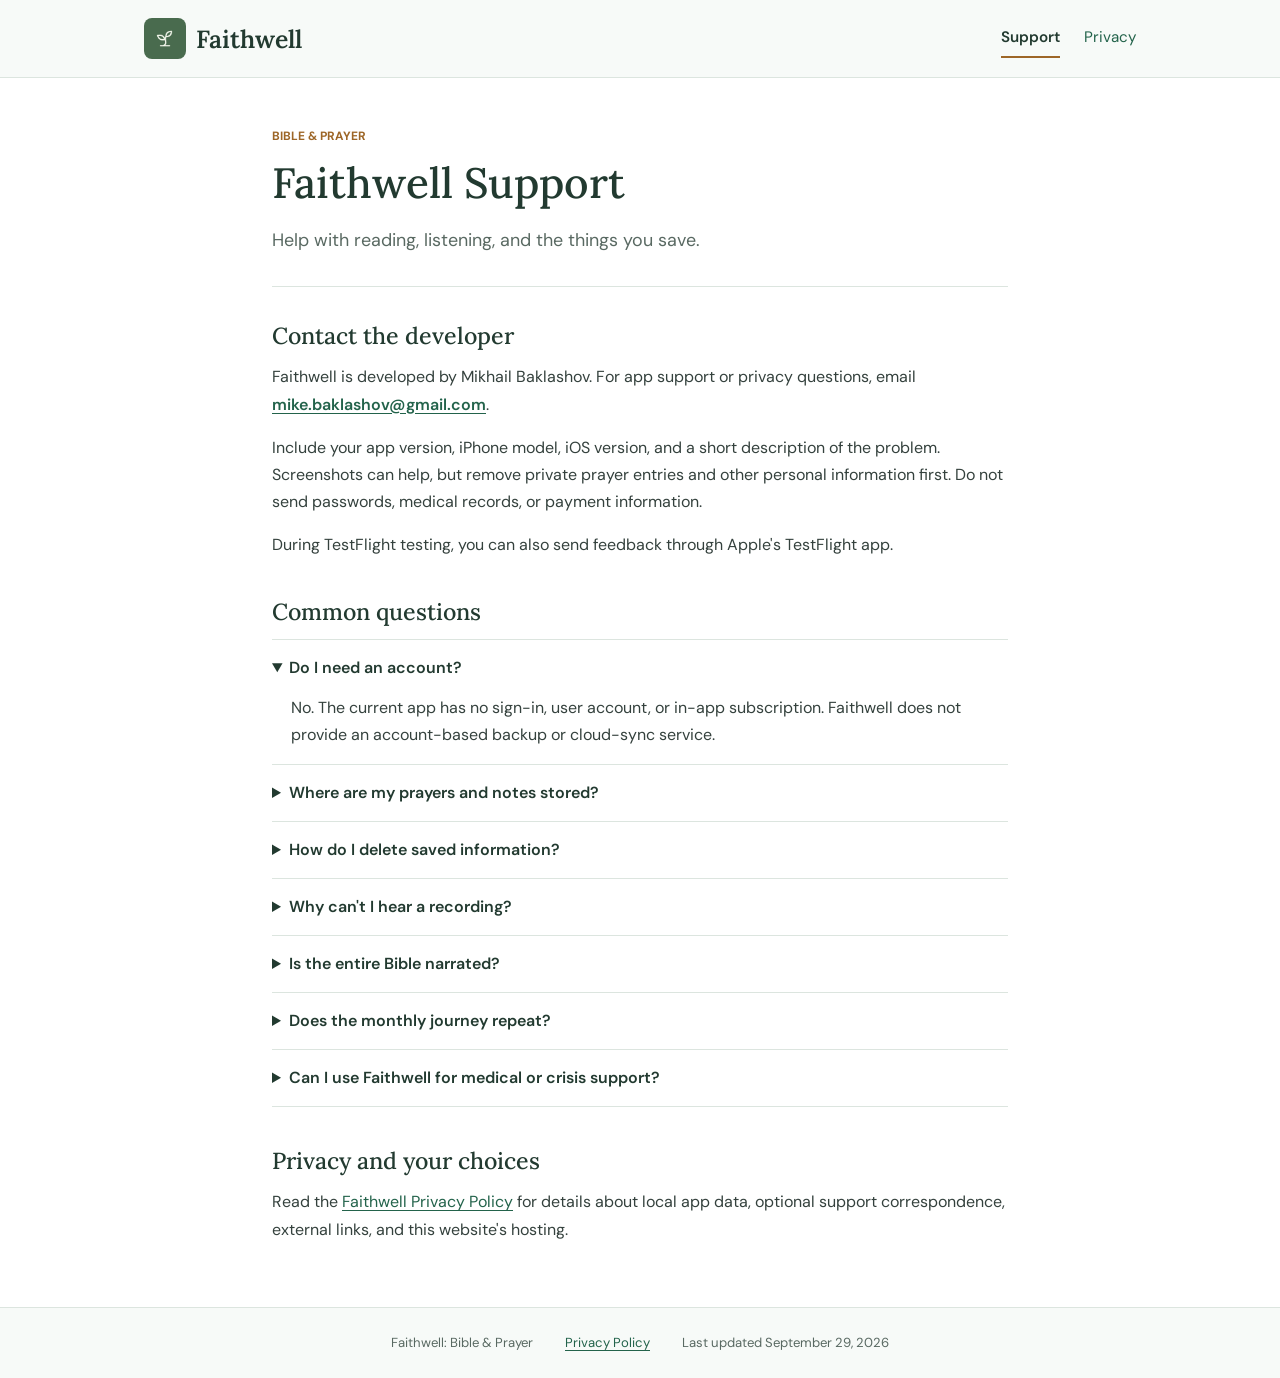
<file: index.html>
<!doctype html>
<html lang="en">
  <head>
    <meta charset="utf-8">
    <meta name="viewport" content="width=device-width, initial-scale=1">
    <meta name="description" content="Support for Faithwell: Bible & Prayer. Contact the developer, manage local notes, and find answers about reading and listening.">
    <meta name="theme-color" content="#f7faf8">
    <title>Faithwell Support</title>
    <link rel="icon" href="icon.png" type="image/png">
    <link rel="stylesheet" href="site.css">
  </head>
  <body>
    <a class="skip-link" href="#main">Skip to content</a>
    <header class="site-header">
      <div class="header-inner">
        <a class="brand" href="index.html"><img src="icon.png" alt="" width="42" height="42">Faithwell</a>
        <nav aria-label="Support navigation">
          <a href="index.html" aria-current="page">Support</a>
          <a href="privacy.html">Privacy</a>
        </nav>
      </div>
    </header>
    <main id="main">
      <div class="page-heading">
        <p class="eyebrow">BIBLE &amp; PRAYER</p>
        <h1>Faithwell Support</h1>
        <p class="lead">Help with reading, listening, and the things you save.</p>
      </div>
      <section aria-labelledby="contact">
        <h2 id="contact">Contact the developer</h2>
        <p>Faithwell is developed by Mikhail Baklashov. For app support or privacy questions, email <a class="contact-link" href="mailto:mike.baklashov@gmail.com">mike.baklashov@gmail.com</a>.</p>
        <p>Include your app version, iPhone model, iOS version, and a short description of the problem. Screenshots can help, but remove private prayer entries and other personal information first. Do not send passwords, medical records, or payment information.</p>
        <p>During TestFlight testing, you can also send feedback through Apple's TestFlight app.</p>
      </section>
      <section aria-labelledby="help">
        <h2 id="help">Common questions</h2>
        <details open>
          <summary>Do I need an account?</summary>
          <p>No. The current app has no sign-in, user account, or in-app subscription. Faithwell does not provide an account-based backup or cloud-sync service.</p>
        </details>
        <details>
          <summary>Where are my prayers and notes stored?</summary>
          <p>Saved passages, favorites, reading progress, prayer entries, and reflection notes are stored locally in the app's webview on your device. They are not sent to a Faithwell server. Notes created in the browser preview do not automatically transfer to the iPhone app.</p>
          <p>Faithwell does not add its own encryption to this storage. Device protections and operating-system backups are controlled by your device and account settings. Keep a separate copy of anything important; the developer cannot recover your local notes.</p>
        </details>
        <details>
          <summary>How do I delete saved information?</summary>
          <p>Use the delete control on a prayer entry to remove it. Use an item's save control again to remove it from your saved items. To remove a reflection or evening note, clear its text and save the empty note.</p>
          <p>To remove all local app data on an iPhone, use Settings &gt; General &gt; iPhone Storage &gt; Faithwell &gt; Delete App. Offload App is different: it retains documents and data. Manage device or iCloud backups separately; restoring a backup may restore older app data.</p>
          <p>For a browser installation or preview, clear site data for that browser origin. These actions can permanently remove notes. There is no Faithwell account to delete or server copy for the developer to erase.</p>
        </details>
        <details>
          <summary>Why can't I hear a recording?</summary>
          <p>Start playback in the app and check the media volume, the player's volume, and your selected speaker, Bluetooth device, or headphones. Pause any video before trying audio again. If the problem continues, close and reopen the app and note which recording was affected.</p>
          <p>The narration and reflection videos are prerecorded and bundled with the app. No speech-generation account or credits are required to play them. Please report issues with screen lock, interruptions, or switching audio devices; background playback and system media controls should not be assumed.</p>
        </details>
        <details>
          <summary>Is the entire Bible narrated?</summary>
          <p>The complete 66-book World English Bible, Protestant Edition, is readable. The current release includes 57 prerecorded reflections, prayers, and daily listening selections, plus 33 reflection videos. It does not include a narration of every Bible chapter.</p>
          <p>Scripture is distinguished from Faithwell's original commentary. The reader links to the publisher's source edition and footnotes.</p>
        </details>
        <details>
          <summary>Does the monthly journey repeat?</summary>
          <p>Yes. The same curated journey adapts to each month's length. Completion and evening notes are stored separately for each date, and days remain available to revisit or open ahead of time.</p>
        </details>
        <details>
          <summary>Can I use Faithwell for medical or crisis support?</summary>
          <p>Faithwell offers spiritual companionship, not medical advice, diagnosis, treatment, or a promise of healing. Continue working with qualified health professionals. Support email is not monitored as an emergency or crisis service.</p>
          <p>If you or someone else is in immediate danger, contact local emergency services. In the United States, call or text <a href="https://988lifeline.org/">988</a> for crisis support. Outside the United States, use your local crisis service.</p>
        </details>
      </section>
      <section aria-labelledby="privacy">
        <h2 id="privacy">Privacy and your choices</h2>
        <p>Read the <a href="privacy.html">Faithwell Privacy Policy</a> for details about local app data, optional support correspondence, external links, and this website's hosting.</p>
      </section>
    </main>
    <footer class="site-footer">
      <span>Faithwell: Bible &amp; Prayer</span>
      <a href="privacy.html">Privacy Policy</a>
      <span>Last updated September 29, 2026</span>
    </footer>
  </body>
</html>
</file>
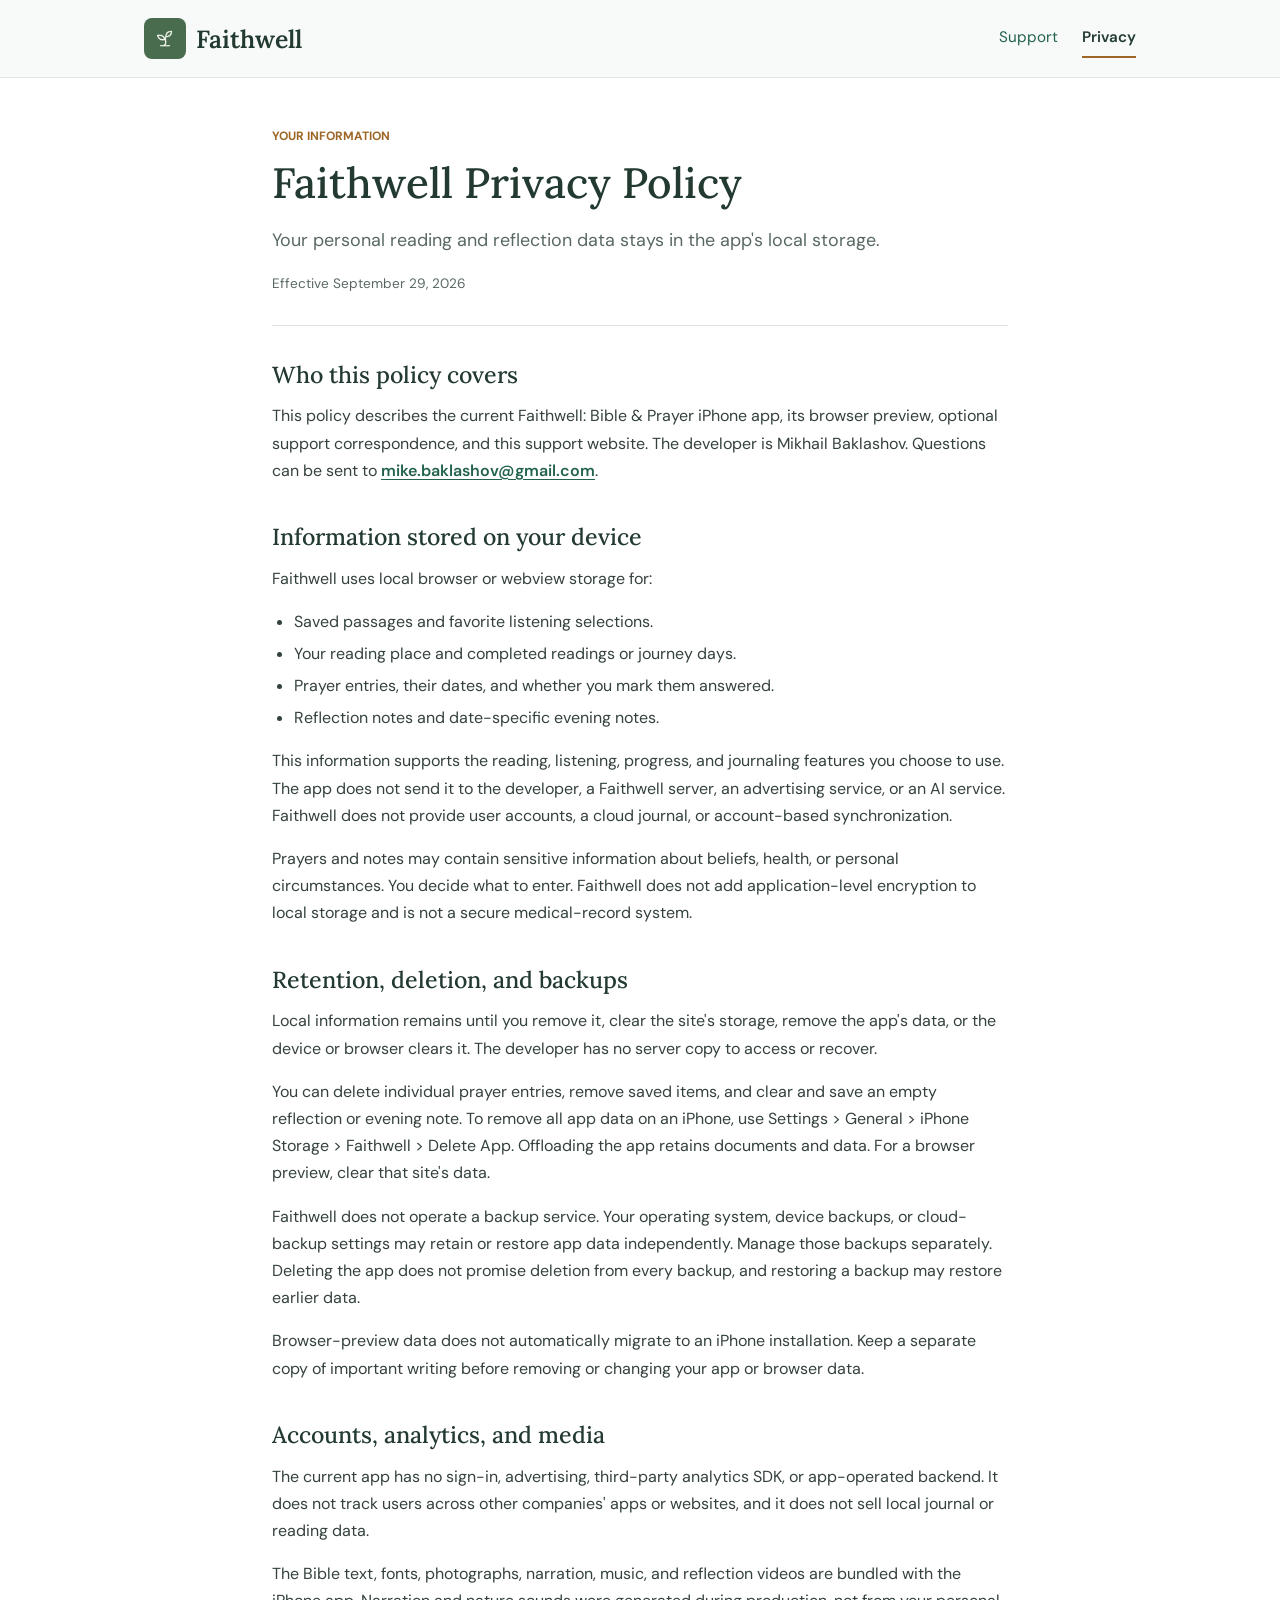
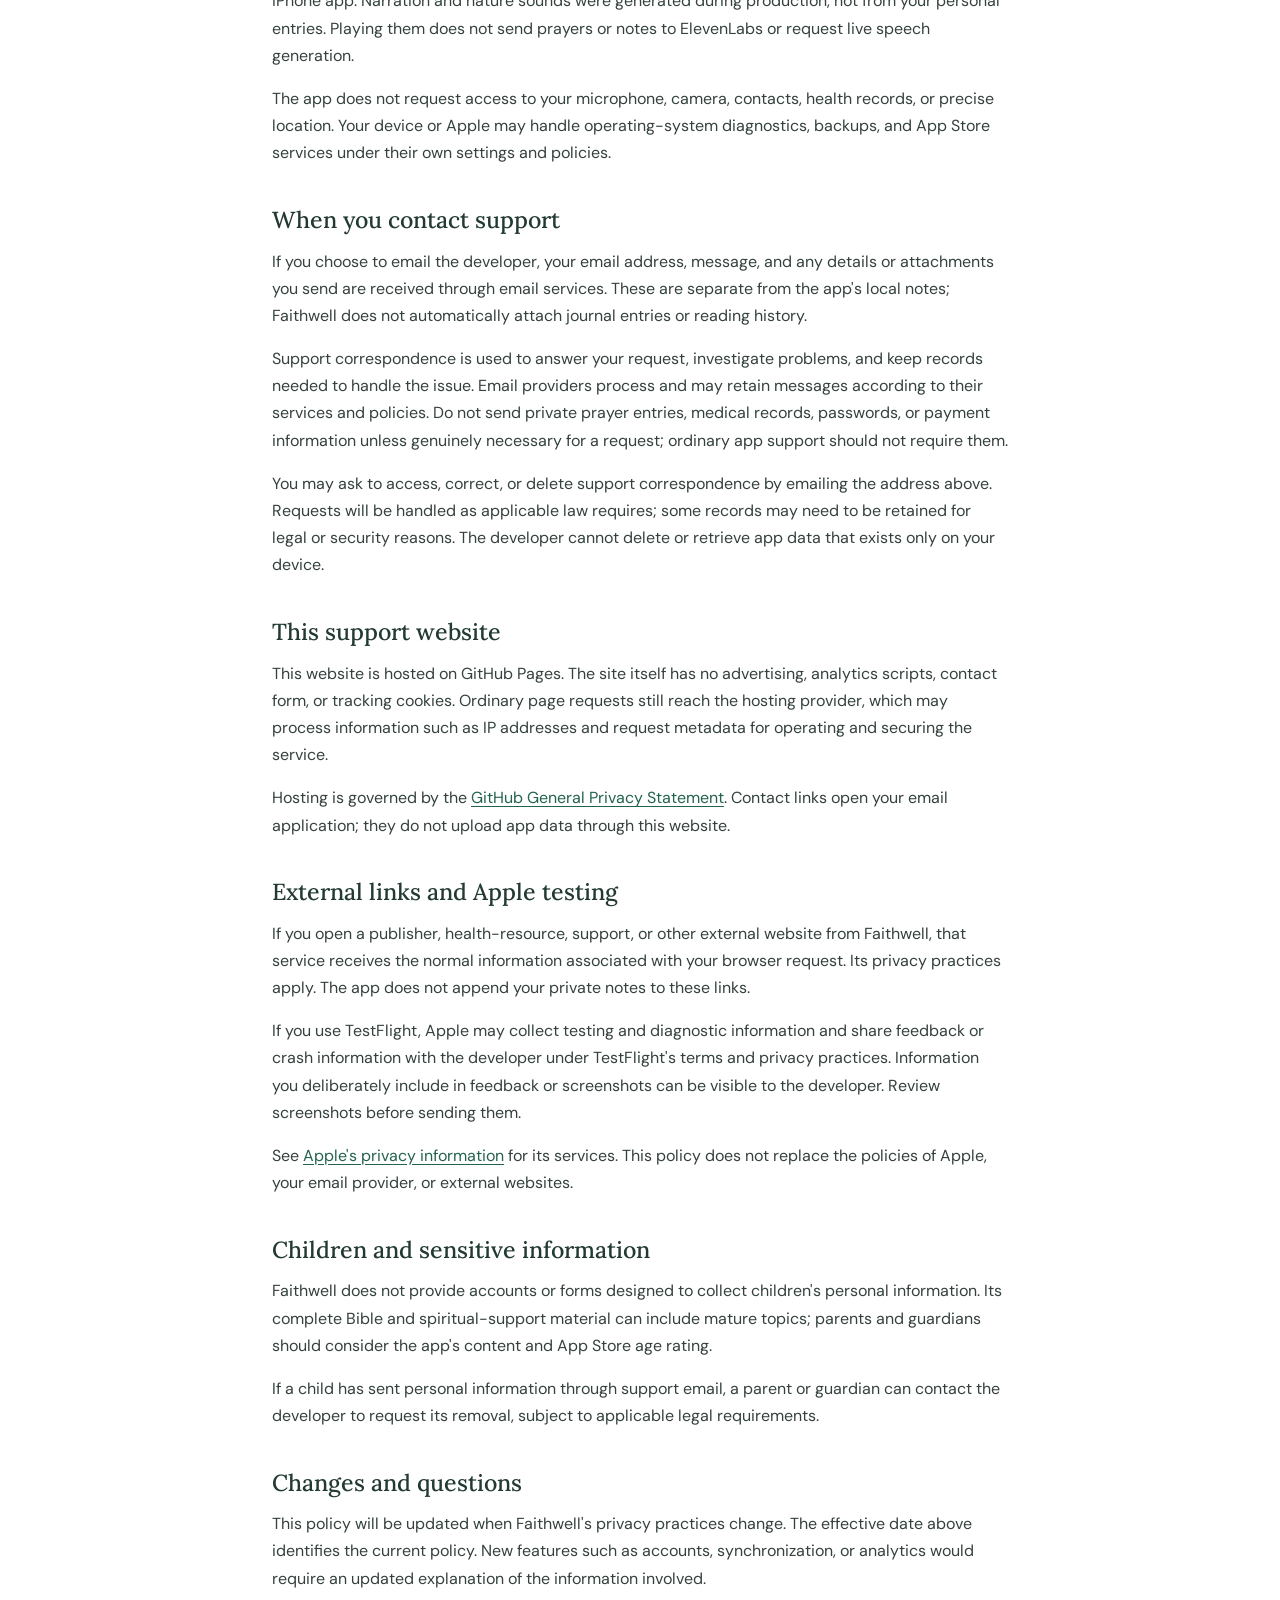
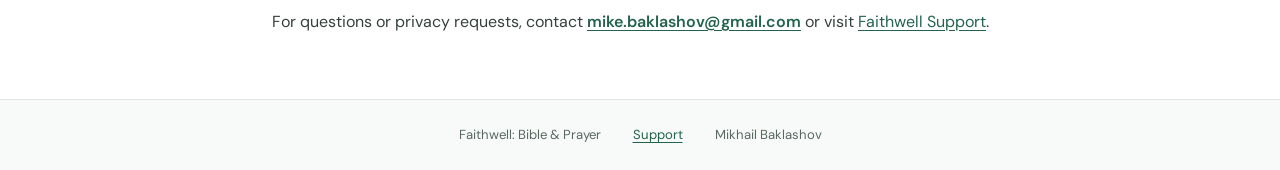
<file: privacy.html>
<!doctype html>
<html lang="en">
  <head>
    <meta charset="utf-8">
    <meta name="viewport" content="width=device-width, initial-scale=1">
    <meta name="description" content="Privacy practices for Faithwell: Bible & Prayer, including on-device notes, optional support email, and the public support website.">
    <meta name="theme-color" content="#f7faf8">
    <title>Faithwell Privacy Policy</title>
    <link rel="icon" href="icon.png" type="image/png">
    <link rel="stylesheet" href="site.css">
  </head>
  <body>
    <a class="skip-link" href="#main">Skip to content</a>
    <header class="site-header">
      <div class="header-inner">
        <a class="brand" href="index.html"><img src="icon.png" alt="" width="42" height="42">Faithwell</a>
        <nav aria-label="Support navigation">
          <a href="index.html">Support</a>
          <a href="privacy.html" aria-current="page">Privacy</a>
        </nav>
      </div>
    </header>
    <main id="main">
      <div class="page-heading">
        <p class="eyebrow">YOUR INFORMATION</p>
        <h1>Faithwell Privacy Policy</h1>
        <p class="lead">Your personal reading and reflection data stays in the app's local storage.</p>
        <p class="updated">Effective September 29, 2026</p>
      </div>
      <section aria-labelledby="scope">
        <h2 id="scope">Who this policy covers</h2>
        <p>This policy describes the current Faithwell: Bible &amp; Prayer iPhone app, its browser preview, optional support correspondence, and this support website. The developer is Mikhail Baklashov. Questions can be sent to <a class="contact-link" href="mailto:mike.baklashov@gmail.com">mike.baklashov@gmail.com</a>.</p>
      </section>
      <section aria-labelledby="local-data">
        <h2 id="local-data">Information stored on your device</h2>
        <p>Faithwell uses local browser or webview storage for:</p>
        <ul>
          <li>Saved passages and favorite listening selections.</li>
          <li>Your reading place and completed readings or journey days.</li>
          <li>Prayer entries, their dates, and whether you mark them answered.</li>
          <li>Reflection notes and date-specific evening notes.</li>
        </ul>
        <p>This information supports the reading, listening, progress, and journaling features you choose to use. The app does not send it to the developer, a Faithwell server, an advertising service, or an AI service. Faithwell does not provide user accounts, a cloud journal, or account-based synchronization.</p>
        <p>Prayers and notes may contain sensitive information about beliefs, health, or personal circumstances. You decide what to enter. Faithwell does not add application-level encryption to local storage and is not a secure medical-record system.</p>
      </section>
      <section aria-labelledby="retention">
        <h2 id="retention">Retention, deletion, and backups</h2>
        <p>Local information remains until you remove it, clear the site's storage, remove the app's data, or the device or browser clears it. The developer has no server copy to access or recover.</p>
        <p>You can delete individual prayer entries, remove saved items, and clear and save an empty reflection or evening note. To remove all app data on an iPhone, use Settings &gt; General &gt; iPhone Storage &gt; Faithwell &gt; Delete App. Offloading the app retains documents and data. For a browser preview, clear that site's data.</p>
        <p>Faithwell does not operate a backup service. Your operating system, device backups, or cloud-backup settings may retain or restore app data independently. Manage those backups separately. Deleting the app does not promise deletion from every backup, and restoring a backup may restore earlier data.</p>
        <p>Browser-preview data does not automatically migrate to an iPhone installation. Keep a separate copy of important writing before removing or changing your app or browser data.</p>
      </section>
      <section aria-labelledby="app-services">
        <h2 id="app-services">Accounts, analytics, and media</h2>
        <p>The current app has no sign-in, advertising, third-party analytics SDK, or app-operated backend. It does not track users across other companies' apps or websites, and it does not sell local journal or reading data.</p>
        <p>The Bible text, fonts, photographs, narration, music, and reflection videos are bundled with the iPhone app. Narration and nature sounds were generated during production, not from your personal entries. Playing them does not send prayers or notes to ElevenLabs or request live speech generation.</p>
        <p>The app does not request access to your microphone, camera, contacts, health records, or precise location. Your device or Apple may handle operating-system diagnostics, backups, and App Store services under their own settings and policies.</p>
      </section>
      <section aria-labelledby="support-email">
        <h2 id="support-email">When you contact support</h2>
        <p>If you choose to email the developer, your email address, message, and any details or attachments you send are received through email services. These are separate from the app's local notes; Faithwell does not automatically attach journal entries or reading history.</p>
        <p>Support correspondence is used to answer your request, investigate problems, and keep records needed to handle the issue. Email providers process and may retain messages according to their services and policies. Do not send private prayer entries, medical records, passwords, or payment information unless genuinely necessary for a request; ordinary app support should not require them.</p>
        <p>You may ask to access, correct, or delete support correspondence by emailing the address above. Requests will be handled as applicable law requires; some records may need to be retained for legal or security reasons. The developer cannot delete or retrieve app data that exists only on your device.</p>
      </section>
      <section aria-labelledby="website">
        <h2 id="website">This support website</h2>
        <p>This website is hosted on GitHub Pages. The site itself has no advertising, analytics scripts, contact form, or tracking cookies. Ordinary page requests still reach the hosting provider, which may process information such as IP addresses and request metadata for operating and securing the service.</p>
        <p>Hosting is governed by the <a href="https://docs.github.com/en/site-policy/privacy-policies/github-general-privacy-statement">GitHub General Privacy Statement</a>. Contact links open your email application; they do not upload app data through this website.</p>
      </section>
      <section aria-labelledby="external-services">
        <h2 id="external-services">External links and Apple testing</h2>
        <p>If you open a publisher, health-resource, support, or other external website from Faithwell, that service receives the normal information associated with your browser request. Its privacy practices apply. The app does not append your private notes to these links.</p>
        <p>If you use TestFlight, Apple may collect testing and diagnostic information and share feedback or crash information with the developer under TestFlight's terms and privacy practices. Information you deliberately include in feedback or screenshots can be visible to the developer. Review screenshots before sending them.</p>
        <p>See <a href="https://www.apple.com/legal/privacy/">Apple's privacy information</a> for its services. This policy does not replace the policies of Apple, your email provider, or external websites.</p>
      </section>
      <section aria-labelledby="children">
        <h2 id="children">Children and sensitive information</h2>
        <p>Faithwell does not provide accounts or forms designed to collect children's personal information. Its complete Bible and spiritual-support material can include mature topics; parents and guardians should consider the app's content and App Store age rating.</p>
        <p>If a child has sent personal information through support email, a parent or guardian can contact the developer to request its removal, subject to applicable legal requirements.</p>
      </section>
      <section aria-labelledby="changes">
        <h2 id="changes">Changes and questions</h2>
        <p>This policy will be updated when Faithwell's privacy practices change. The effective date above identifies the current policy. New features such as accounts, synchronization, or analytics would require an updated explanation of the information involved.</p>
        <p>For questions or privacy requests, contact <a class="contact-link" href="mailto:mike.baklashov@gmail.com">mike.baklashov@gmail.com</a> or visit <a href="index.html">Faithwell Support</a>.</p>
      </section>
    </main>
    <footer class="site-footer">
      <span>Faithwell: Bible &amp; Prayer</span>
      <a href="index.html">Support</a>
      <span>Mikhail Baklashov</span>
    </footer>
  </body>
</html>
</file>
<file: site.css>
@font-face { font-family: 'DM Sans'; font-style: normal; font-display: swap; font-weight: 100 1000; src: url('dm-sans-latin-wght-normal.woff2') format('woff2'); }
@font-face { font-family: Lora; font-style: normal; font-display: swap; font-weight: 400 700; src: url('lora-latin-wght-normal.woff2') format('woff2'); }

:root {
  color-scheme: light;
  --paper: #ffffff;
  --wash: #f7faf8;
  --ink: #223a30;
  --body: #34413d;
  --muted: #596962;
  --line: #dce5df;
  --accent: #9d6627;
  font-family: 'DM Sans', 'Trebuchet MS', sans-serif;
  color: var(--body);
  background: var(--paper);
  font-synthesis: none;
  letter-spacing: 0;
}

* { box-sizing: border-box; }
body { margin: 0; font-size: 1rem; line-height: 1.7; }
a { color: #23634b; text-underline-offset: 0.2em; overflow-wrap: anywhere; }
a:hover { color: #154630; }
:focus-visible { outline: 3px solid var(--accent); outline-offset: 4px; }
.skip-link { position: absolute; top: -5rem; left: 1rem; padding: 0.7rem 1rem; background: white; z-index: 2; }
.skip-link:focus { top: 0.5rem; }
.site-header { background: var(--wash); border-bottom: 1px solid var(--line); }
.header-inner { max-width: 66rem; margin: auto; padding: 1.1rem 2rem; display: flex; align-items: center; justify-content: space-between; gap: 1.5rem; }
.brand { font-family: Lora, Georgia, serif; font-size: 1.55rem; font-weight: 600; color: var(--ink); text-decoration: none; display: inline-flex; align-items: center; gap: 0.65rem; }
.brand img { width: 2.6rem; height: 2.6rem; border-radius: 8px; }
nav { display: flex; flex-wrap: wrap; gap: 1.5rem; font-size: 0.95rem; }
nav a { text-decoration: none; padding: 0.35rem 0; }
nav a[aria-current] { color: var(--ink); border-bottom: 2px solid var(--accent); font-weight: 600; }
main { width: min(100%, 50rem); margin: auto; padding: 3rem 2rem 4rem; }
.page-heading { padding-bottom: 1.9rem; margin-bottom: 2.1rem; border-bottom: 1px solid var(--line); }
.eyebrow { color: var(--accent); font-size: 0.75rem; font-weight: 700; margin: 0 0 0.6rem; }
h1, h2 { font-family: Lora, Georgia, serif; color: var(--ink); line-height: 1.25; font-weight: 500; overflow-wrap: break-word; }
h1 { font-size: 2.65rem; margin: 0 0 1rem; }
h2 { font-size: 1.45rem; margin: 0 0 0.85rem; }
.lead { font-size: 1.12rem; max-width: 38rem; color: var(--muted); margin: 0; }
.updated { font-size: 0.85rem; color: var(--muted); margin: 1rem 0 0; }
section + section { margin-top: 2.4rem; }
p { margin: 0 0 1rem; }
section > :last-child { margin-bottom: 0; }
ul { margin: 0 0 1rem; padding-left: 1.35rem; }
li { margin-bottom: 0.3rem; }
.contact-link { font-weight: 600; }
details { border-top: 1px solid var(--line); padding: 1rem 0; }
details:last-child { border-bottom: 1px solid var(--line); }
summary { color: var(--ink); cursor: pointer; font-weight: 600; padding-right: 1rem; line-height: 1.5; }
details[open] summary { margin-bottom: 0.85rem; }
details p { padding-left: 1.2rem; }
details > :last-child { margin-bottom: 0; }
.site-footer { border-top: 1px solid var(--line); background: var(--wash); padding: 1.5rem 2rem; display: flex; flex-wrap: wrap; justify-content: center; gap: 0.6rem 2rem; font-size: 0.82rem; color: var(--muted); }

@media (max-width: 540px) {
  .header-inner { padding: 1rem 1.2rem; gap: 1rem; flex-wrap: wrap; }
  .brand { font-size: 1.35rem; }
  nav { gap: 1.15rem; font-size: 0.9rem; }
  main { padding: 2rem 1.2rem 3rem; }
  h1 { font-size: 2rem; }
  h2 { font-size: 1.3rem; }
  .lead { font-size: 1.05rem; }
  .site-footer { justify-content: flex-start; padding: 1.3rem 1.2rem; }
}

@media print {
  .site-header, .skip-link, .site-footer { display: none; }
  main { width: 100%; padding: 0; }
  a { color: inherit; }
}
</file>
